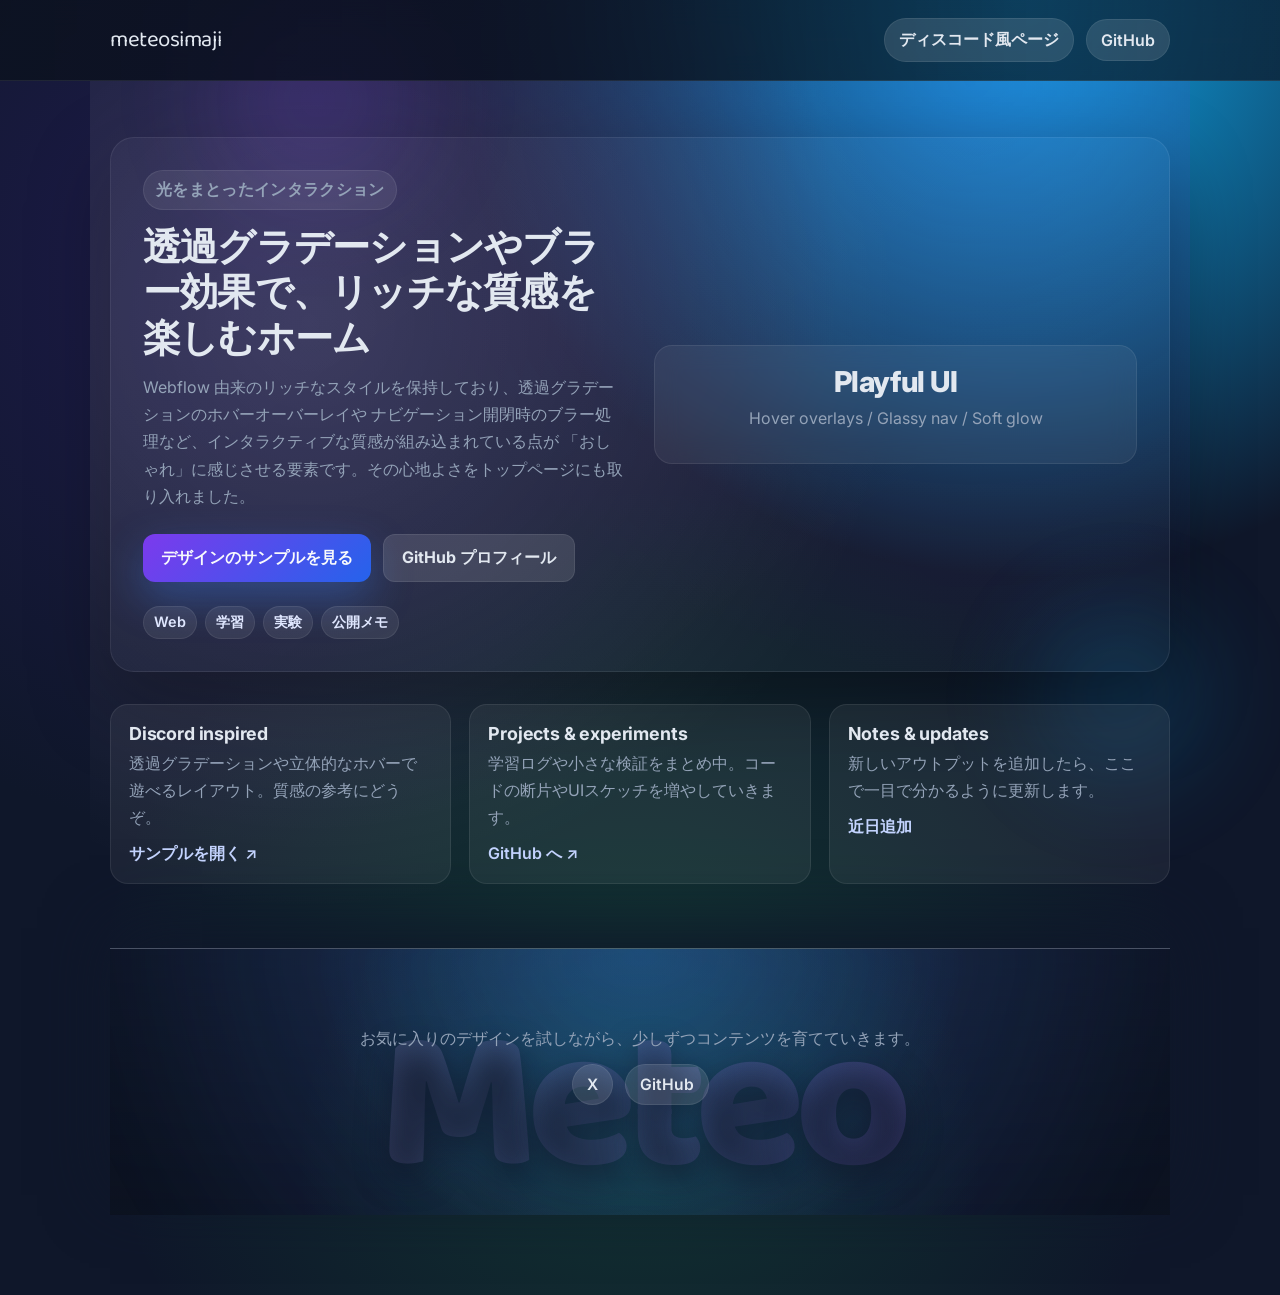
<file: index.html>
<!DOCTYPE html>
<html lang="ja">
<head>
  <meta charset="UTF-8" />
  <meta name="viewport" content="width=device-width, initial-scale=1.0" />
  <title>Welcome to meteosimaji</title>
  <style>
    @import url("https://fonts.googleapis.com/css2?family=Baloo+2:wght@700;800&family=Inter:wght@400;500;600;700&display=swap");

    :root {
      color-scheme: light dark;
      --bg: #0f172a;
      --fg: #e2e8f0;
      --muted: #94a3b8;
      --accent: #7c3aed;
      --accent-2: #2563eb;
      --card: rgba(255, 255, 255, 0.06);
      --stroke: rgba(255, 255, 255, 0.08);
      --glass: rgba(255, 255, 255, 0.12);
      --blur: blur(14px);
    }

    * {
      box-sizing: border-box;
    }

    body {
      margin: 0;
      min-height: 100vh;
      font-family: "Inter", system-ui, -apple-system, BlinkMacSystemFont, "Segoe UI", sans-serif;
      background: radial-gradient(circle at 20% 20%, #1e1b4b, transparent 40%),
        radial-gradient(circle at 80% 0%, #0ea5e9, transparent 35%),
        radial-gradient(circle at 50% 80%, #22c55e30, transparent 45%),
        var(--bg);
      color: var(--fg);
      overflow-x: hidden;
    }

    .glow {
      position: fixed;
      inset: -10% auto auto 10%;
      width: 380px;
      height: 380px;
      background: radial-gradient(circle, #7c3aed55 0%, transparent 60%);
      filter: blur(40px);
      opacity: 0.7;
      z-index: 0;
      animation: drift 16s ease-in-out infinite alternate;
    }

    .glow.secondary {
      inset: auto 0 5% auto;
      width: 320px;
      height: 320px;
      background: radial-gradient(circle, #0ea5e955 0%, transparent 60%);
      animation-duration: 18s;
    }

    @keyframes drift {
      from {
        transform: translateY(-12px) translateX(8px) scale(1);
      }
      to {
        transform: translateY(18px) translateX(-16px) scale(1.06);
      }
    }

    header {
      position: sticky;
      top: 0;
      backdrop-filter: var(--blur);
      background: linear-gradient(90deg, rgba(12, 18, 32, 0.88), rgba(12, 18, 32, 0.65));
      border-bottom: 1px solid var(--stroke);
      z-index: 10;
    }

    nav {
      max-width: 1100px;
      margin: 0 auto;
      padding: 18px 20px;
      display: flex;
      align-items: center;
      justify-content: space-between;
      gap: 16px;
    }

    .brand {
      display: inline-flex;
      align-items: center;
      gap: 12px;
      font-family: "Baloo 2", "Inter", system-ui, -apple-system, BlinkMacSystemFont, "Segoe UI", sans-serif;
      font-size: 1.4rem;
      color: var(--fg);
      text-decoration: none;
      letter-spacing: -0.02em;
      transition: transform 120ms ease, color 120ms ease;
    }

    .brand:hover {
      color: #fff;
      transform: translateY(-1px);
    }

    .nav-links {
      display: flex;
      align-items: center;
      gap: 12px;
    }

    .pill {
      padding: 10px 14px;
      border-radius: 999px;
      background: var(--glass);
      border: 1px solid var(--stroke);
      color: var(--fg);
      text-decoration: none;
      font-weight: 600;
      display: inline-flex;
      gap: 8px;
      align-items: center;
      transition: background 120ms ease, transform 120ms ease, border-color 120ms ease;
    }

    .pill:hover {
      transform: translateY(-1px);
      background: rgba(255, 255, 255, 0.16);
      border-color: rgba(255, 255, 255, 0.24);
    }

    main {
      position: relative;
      z-index: 1;
      max-width: 1100px;
      margin: 0 auto;
      padding: 56px 20px 80px;
    }

    .hero {
      display: grid;
      grid-template-columns: repeat(auto-fit, minmax(320px, 1fr));
      align-items: center;
      gap: 28px;
      padding: 32px;
      background: linear-gradient(145deg, rgba(255, 255, 255, 0.04), rgba(255, 255, 255, 0.02));
      border: 1px solid var(--stroke);
      border-radius: 24px;
      box-shadow: 0 30px 80px rgba(0, 0, 0, 0.35);
      overflow: hidden;
    }

    .hero::before {
      content: "";
      position: absolute;
      inset: 0;
      background: radial-gradient(circle at 20% 20%, rgba(255, 255, 255, 0.12), transparent 45%),
        radial-gradient(circle at 80% 0%, rgba(124, 58, 237, 0.14), transparent 40%);
      pointer-events: none;
      z-index: 0;
    }

    .hero-content {
      position: relative;
      z-index: 1;
      display: grid;
      gap: 14px;
    }

    .eyebrow {
      display: inline-flex;
      align-items: center;
      gap: 10px;
      padding: 8px 12px;
      border-radius: 999px;
      background: rgba(255, 255, 255, 0.08);
      border: 1px solid var(--stroke);
      color: var(--muted);
      font-weight: 600;
      width: fit-content;
      letter-spacing: 0.02em;
    }

    h1 {
      margin: 0;
      font-size: clamp(2rem, 3vw, 2.8rem);
      letter-spacing: -0.02em;
      line-height: 1.18;
    }

    p {
      margin: 0;
      line-height: 1.7;
      color: var(--muted);
    }

    .hero-cta {
      display: flex;
      flex-wrap: wrap;
      gap: 12px;
      margin-top: 10px;
    }

    .cta {
      display: inline-flex;
      align-items: center;
      gap: 10px;
      padding: 12px 18px;
      background: linear-gradient(135deg, var(--accent), var(--accent-2));
      color: #f8fafc;
      border-radius: 12px;
      text-decoration: none;
      font-weight: 700;
      box-shadow: 0 16px 40px rgba(59, 130, 246, 0.35);
      transition: transform 120ms ease, box-shadow 120ms ease;
    }

    .cta:hover {
      transform: translateY(-2px) scale(1.01);
      box-shadow: 0 20px 48px rgba(37, 99, 235, 0.45);
    }

    .ghost {
      border: 1px solid var(--stroke);
      background: var(--glass);
      color: var(--fg);
      box-shadow: none;
    }

    .ghost:hover {
      background: rgba(255, 255, 255, 0.18);
      box-shadow: none;
    }

    .grid {
      margin-top: 32px;
      display: grid;
      grid-template-columns: repeat(auto-fit, minmax(260px, 1fr));
      gap: 18px;
    }

    .card {
      position: relative;
      padding: 18px;
      border-radius: 18px;
      background: var(--card);
      border: 1px solid var(--stroke);
      overflow: hidden;
      transition: transform 140ms ease, border-color 140ms ease, box-shadow 140ms ease;
    }

    .card::before {
      content: "";
      position: absolute;
      inset: 0;
      background: radial-gradient(circle at 20% 20%, rgba(124, 58, 237, 0.12), transparent 45%);
      opacity: 0;
      transition: opacity 140ms ease;
      pointer-events: none;
    }

    .card:hover {
      transform: translateY(-4px);
      border-color: rgba(255, 255, 255, 0.18);
      box-shadow: 0 18px 42px rgba(0, 0, 0, 0.3);
    }

    .card:hover::before {
      opacity: 1;
    }

    .card h2 {
      margin: 0 0 6px;
      font-size: 1.12rem;
      letter-spacing: -0.01em;
    }

    .card p {
      color: var(--muted);
      margin-bottom: 12px;
    }

    .card a {
      color: #c4d4ff;
      text-decoration: none;
      font-weight: 600;
    }

    .tag-row {
      display: flex;
      gap: 8px;
      flex-wrap: wrap;
      margin-top: 10px;
    }

    .tag {
      padding: 6px 10px;
      background: rgba(255, 255, 255, 0.08);
      border-radius: 999px;
      color: #e0e7ff;
      font-weight: 600;
      font-size: 0.9rem;
      border: 1px solid var(--stroke);
    }

    footer {
      position: relative;
      margin-top: 64px;
      padding: 80px 0 110px;
      overflow: hidden;
      background:
        radial-gradient(circle at 50% 0%, rgba(14, 165, 233, 0.22), transparent 55%),
        radial-gradient(circle at 50% 80%, rgba(34, 197, 94, 0.16), transparent 60%),
        linear-gradient(180deg, rgba(12, 18, 32, 0.55), rgba(12, 18, 32, 0.96));
      border-top: 1px solid rgba(148, 163, 184, 0.45);
      box-shadow: 0 -20px 60px rgba(15, 23, 42, 0.9);
    }

    .footer-inner {
      position: relative;
      z-index: 1;
      max-width: 1100px;
      margin: 0 auto;
      padding: 0 20px;
      text-align: center;
      color: var(--muted);
      font-size: 0.98rem;
    }

    .footer-links {
      margin-top: 14px;
      display: flex;
      justify-content: center;
      gap: 12px;
      flex-wrap: wrap;
    }

    .footer-word {
      position: absolute;
      inset: 0;
      display: grid;
      place-items: end center;
      width: 100%;
      font-family: "Baloo 2", "Inter", system-ui, -apple-system, BlinkMacSystemFont, "Segoe UI", sans-serif;
      font-size: clamp(4.5rem, 26vw, 12.5rem);
      font-weight: 800;
      letter-spacing: -0.05em;
      text-transform: none;
      pointer-events: none;
      padding-bottom: 18px;
      line-height: 0.9;
      background: linear-gradient(135deg, rgba(148, 163, 184, 0.22), rgba(124, 58, 237, 0.35));
      background-size: 160% 160%;
      color: transparent;
      -webkit-background-clip: text;
      background-clip: text;
      text-shadow: 0 12px 32px rgba(15, 23, 42, 0.7);
      transition:
        transform 0.8s cubic-bezier(0.16, 1, 0.3, 1),
        letter-spacing 0.8s cubic-bezier(0.16, 1, 0.3, 1),
        background-position 2.4s ease-in-out,
        text-shadow 0.8s cubic-bezier(0.16, 1, 0.3, 1);
    }

    footer:hover .footer-word {
      transform: translateY(6px) scale(1.03);
      letter-spacing: -0.04em;
      background-position: 100% 0%;
      text-shadow: 0 18px 40px rgba(15, 23, 42, 0.95);
    }

    .footer-glow {
      position: absolute;
      inset: auto -30% -45% -30%;
      height: 460px;
      background:
        radial-gradient(circle at 50% 0%, rgba(124, 58, 237, 0.24), transparent 60%),
        radial-gradient(circle at 50% 15%, rgba(14, 165, 233, 0.2), transparent 60%);
      filter: blur(40px);
      opacity: 0.7;
      will-change: transform, opacity;
      animation: footerGlowFloat 18s ease-in-out infinite alternate;
    }

    @keyframes footerGlowFloat {
      0% {
        transform: translate3d(0, 12px, 0) scale(1);
        opacity: 0.6;
      }
      50% {
        transform: translate3d(0, 0, 0) scale(1.06);
        opacity: 0.9;
      }
      100% {
        transform: translate3d(0, -10px, 0) scale(1.02);
        opacity: 0.7;
      }
    }

    @media (prefers-reduced-motion: reduce) {
      .footer-glow {
        animation: none;
      }
      .footer-word {
        transition: none;
        transform: none;
      }
    }

    @media (max-width: 600px) {
      nav {
        flex-direction: column;
        align-items: flex-start;
      }

      .nav-links {
        width: 100%;
        justify-content: space-between;
      }

      .hero {
        padding: 24px;
      }
    }
  </style>
</head>
<body>
  <div class="glow"></div>
  <div class="glow secondary"></div>
  <header>
    <nav>
      <a class="brand" href="#">meteosimaji</a>
      <div class="nav-links">
        <a class="pill" href="discord.html">ディスコード風ページ</a>
        <a class="pill" href="https://github.com/meteosimaji" target="_blank" rel="noreferrer noopener">GitHub</a>
      </div>
    </nav>
  </header>

  <main>
    <section class="hero">
      <div class="hero-content">
        <span class="eyebrow">光をまとったインタラクション</span>
        <h1>透過グラデーションやブラー効果で、リッチな質感を楽しむホーム</h1>
        <p>
          Webflow 由来のリッチなスタイルを保持しており、透過グラデーションのホバーオーバーレイや
          ナビゲーション開閉時のブラー処理など、インタラクティブな質感が組み込まれている点が
          「おしゃれ」に感じさせる要素です。その心地よさをトップページにも取り入れました。
        </p>
        <div class="hero-cta">
          <a class="cta" href="discord.html">デザインのサンプルを見る</a>
          <a class="cta ghost" href="https://github.com/meteosimaji" target="_blank" rel="noreferrer noopener">GitHub プロフィール</a>
        </div>
        <div class="tag-row" aria-label="現在取り組んでいるテーマ">
          <span class="tag">Web</span>
          <span class="tag">学習</span>
          <span class="tag">実験</span>
          <span class="tag">公開メモ</span>
        </div>
      </div>
      <div class="hero-visual" aria-hidden="true">
        <div class="card" style="height:100%; backdrop-filter: blur(12px); display:grid; place-content:center; text-align:center;">
          <div style="font-size:1.8rem; font-weight:800; letter-spacing:-0.02em;">Playful UI</div>
          <p style="margin-top:6px; color:var(--muted);">Hover overlays / Glassy nav / Soft glow</p>
        </div>
      </div>
    </section>

    <section class="grid" aria-label="最新コンテンツ">
      <article class="card">
        <h2>Discord inspired</h2>
        <p>透過グラデーションや立体的なホバーで遊べるレイアウト。質感の参考にどうぞ。</p>
        <a href="discord.html">サンプルを開く ↗</a>
      </article>
      <article class="card">
        <h2>Projects &amp; experiments</h2>
        <p>学習ログや小さな検証をまとめ中。コードの断片やUIスケッチを増やしていきます。</p>
        <a href="https://github.com/meteosimaji" target="_blank" rel="noreferrer noopener">GitHub へ ↗</a>
      </article>
      <article class="card">
        <h2>Notes &amp; updates</h2>
        <p>新しいアウトプットを追加したら、ここで一目で分かるように更新します。</p>
        <a href="#">近日追加</a>
      </article>
    </section>

    <footer>
      <div class="footer-glow" aria-hidden="true"></div>
      <div class="footer-word" aria-hidden="true">Meteo</div>
      <div class="footer-inner">
        <div>お気に入りのデザインを試しながら、少しずつコンテンツを育てていきます。</div>
        <div class="footer-links">
          <a class="pill" href="https://x.com/meteo_IDT" target="_blank" rel="noreferrer noopener">X</a>
          <a class="pill" href="https://github.com/meteosimaji" target="_blank" rel="noreferrer noopener">GitHub</a>
        </div>
      </div>
    </footer>
  </main>
</body>
</html>
</file>
